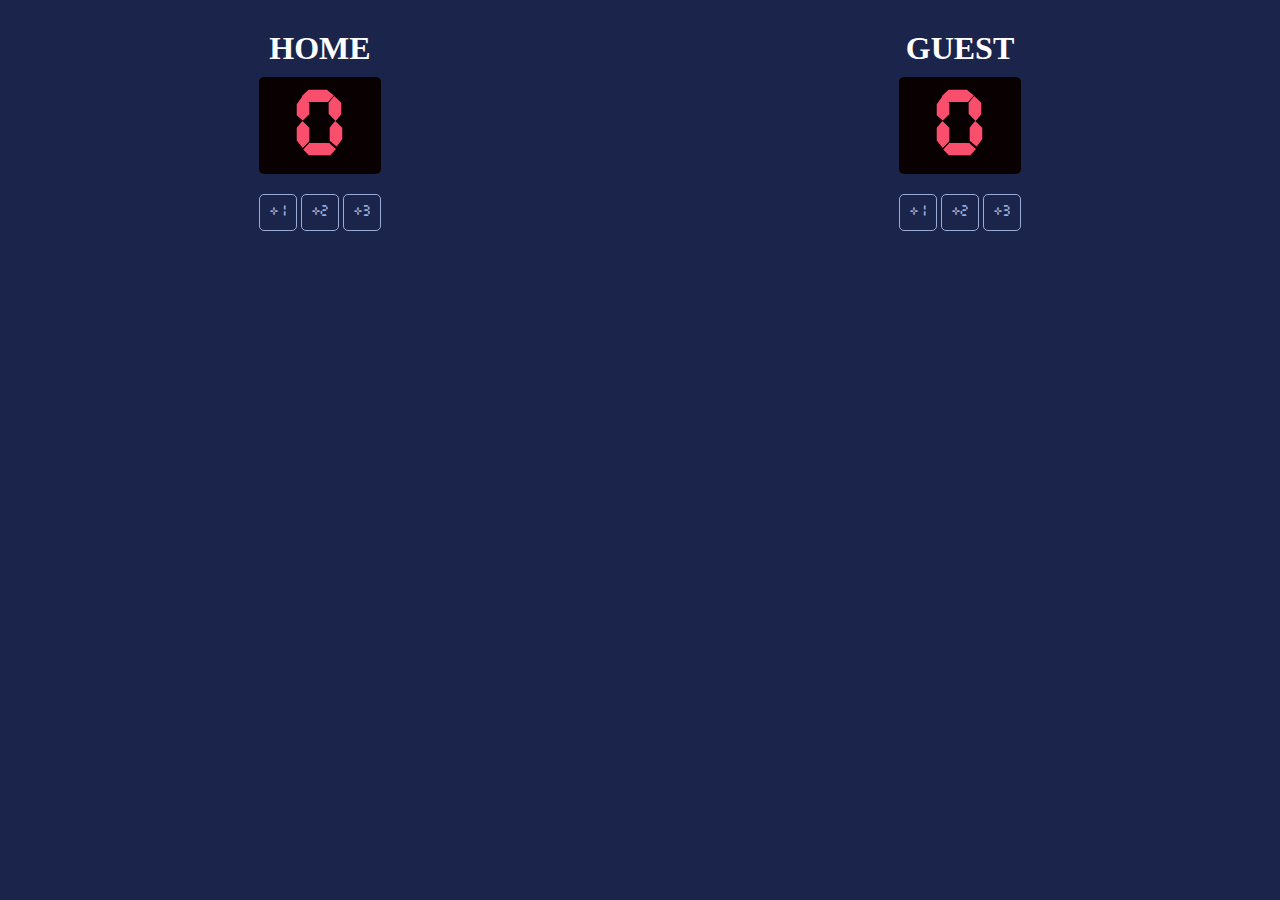
<file: scrimbaCourses/Basketball Scoreboard/index.html>
<html>
    <head>
        <link rel="stylesheet" href="index.css">
    </head>
    <body>
        <div class="container">
            <div>
                <h3>HOME</h3>
                <h1 class="counter" id="homeCounter">0</h1>
                <div class="buttons">
                    <button onclick="addPoints('home',1)">+1</button>
                    <button onclick="addPoints('home',2)">+2</button>
                    <button onclick="addPoints('home',3)">+3</button>
                </div>
            </div>
            <div>
                <h3>GUEST</h3>
                <h1 class="counter" id="guestCounter">0</h1>
                <div class="buttons">
                    <button onclick="addPoints('guest',1)">+1</button>
                    <button onclick="addPoints('guest',2)">+2</button>
                    <button onclick="addPoints('guest',3)">+3</button>
                </div>
            </div>
        </div>
        <script src="index.js"></script>
    </body>
</html>
</file>
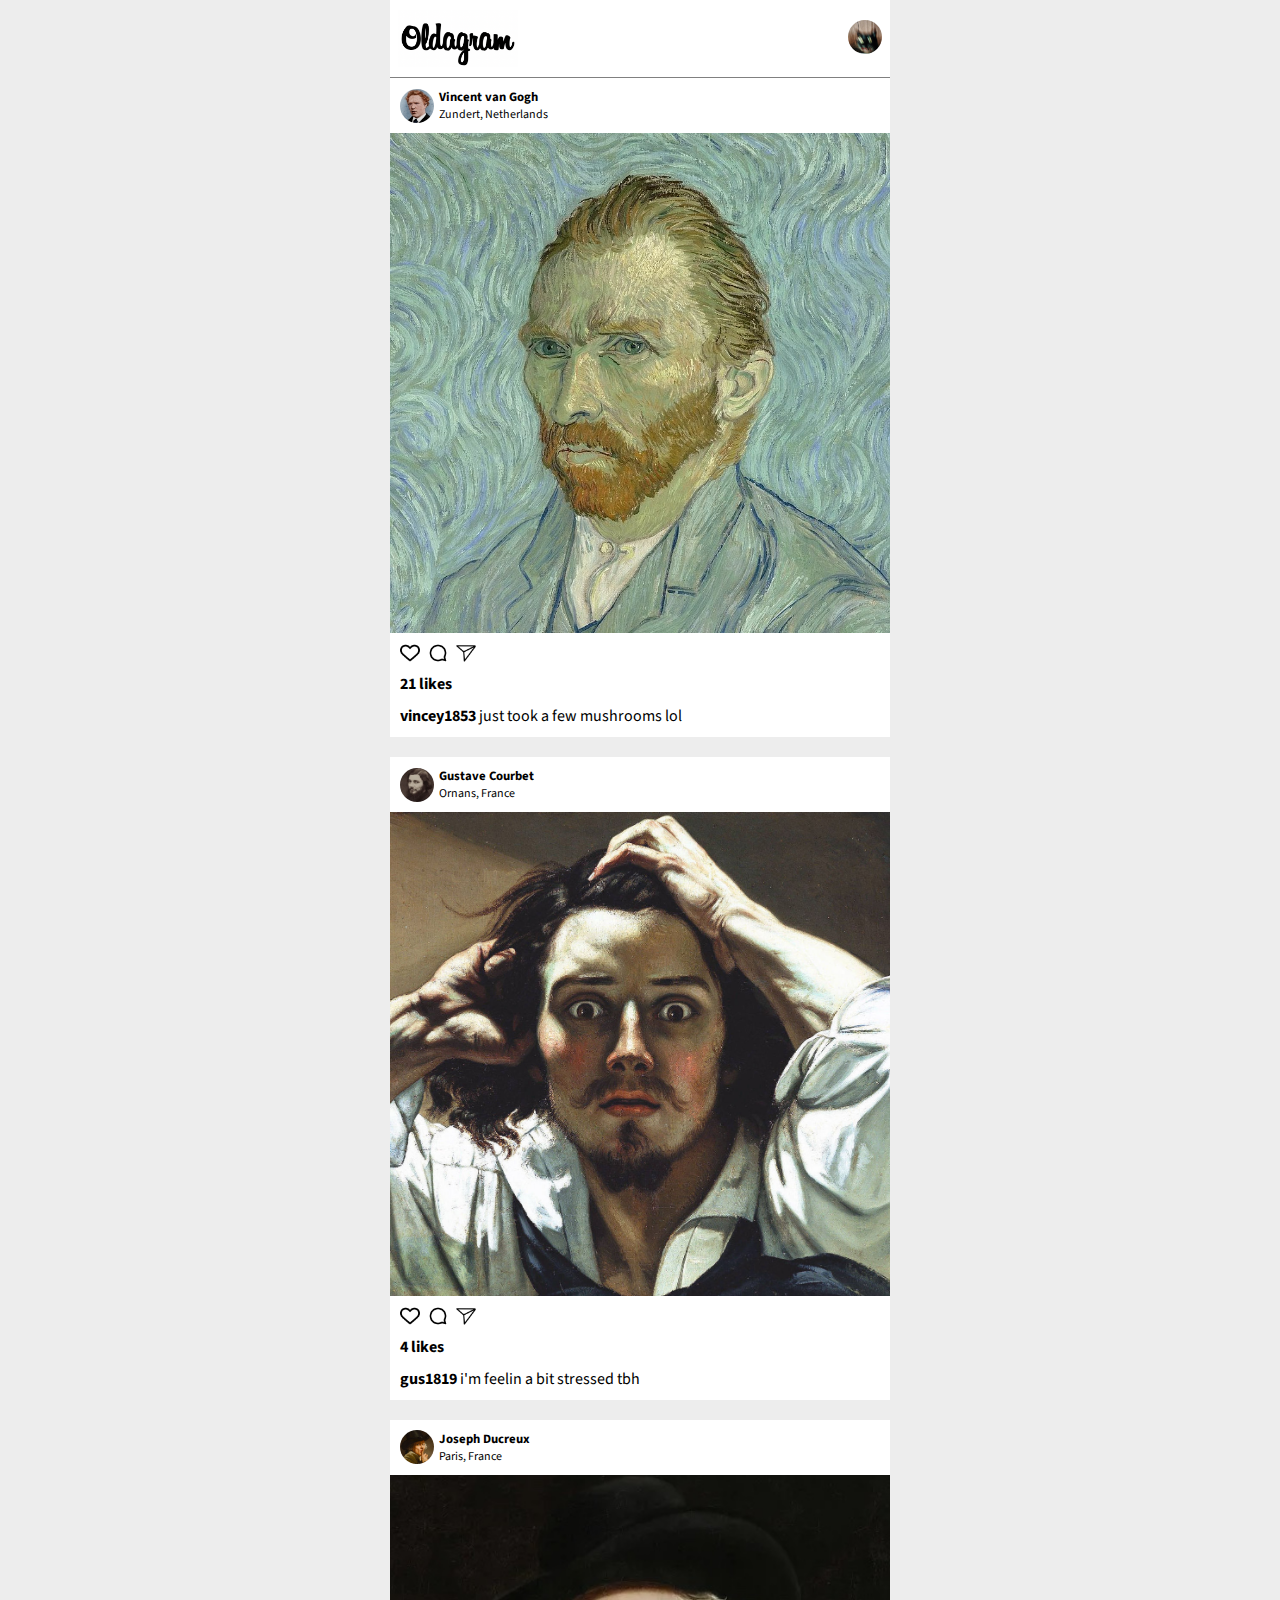
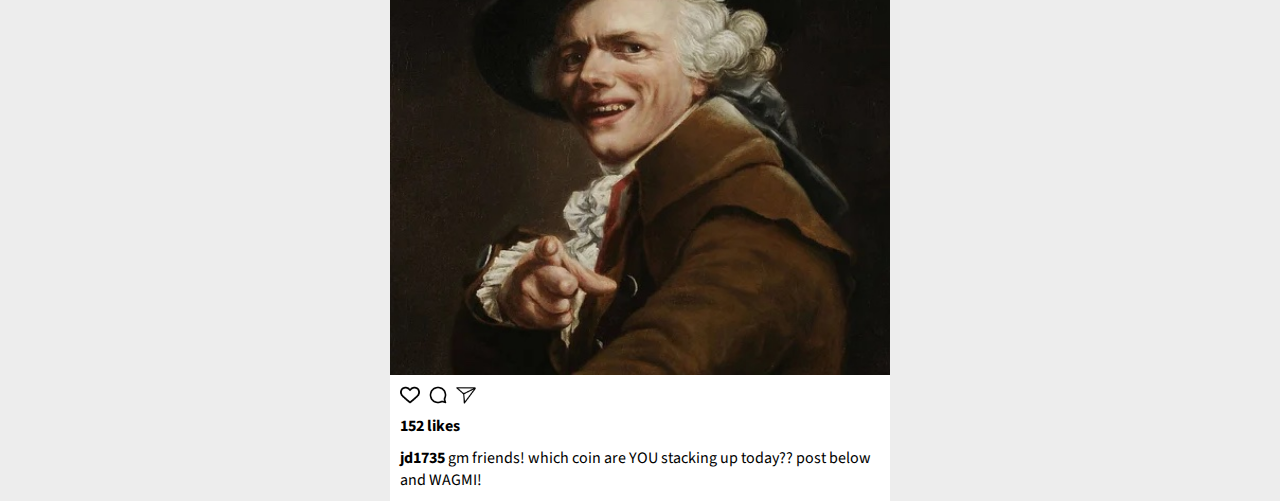
<file: scrimbaCourses/Oldagram/index.html>
<html>
    <head>
        
        <link rel="preconnect" href="https://fonts.googleapis.com">
        <link rel="preconnect" href="https://fonts.gstatic.com" crossorigin>
        <link href="https://fonts.googleapis.com/css2?family=Source+Sans+3:ital,wght@0,200..900;1,200..900&display=swap" rel="stylesheet">
        <meta charset="UTF-8">
        <meta name="viewport" content="width=device-width, initial-scale=1.0">
        <link rel="stylesheet" href="index.css">
    </head>
    <body>
        <header>
            <img class="logo" src="images/logo.png" alt="logo of oldagram">
            <img class="profile-picture" src="images/user-avatar.jpg" alt="user profile picture">            
        </header>
        <main>
           <!--Content added by javascript-->
        </main>
        <script src="index.js"></script>
    </body>
    
</html>
</file>
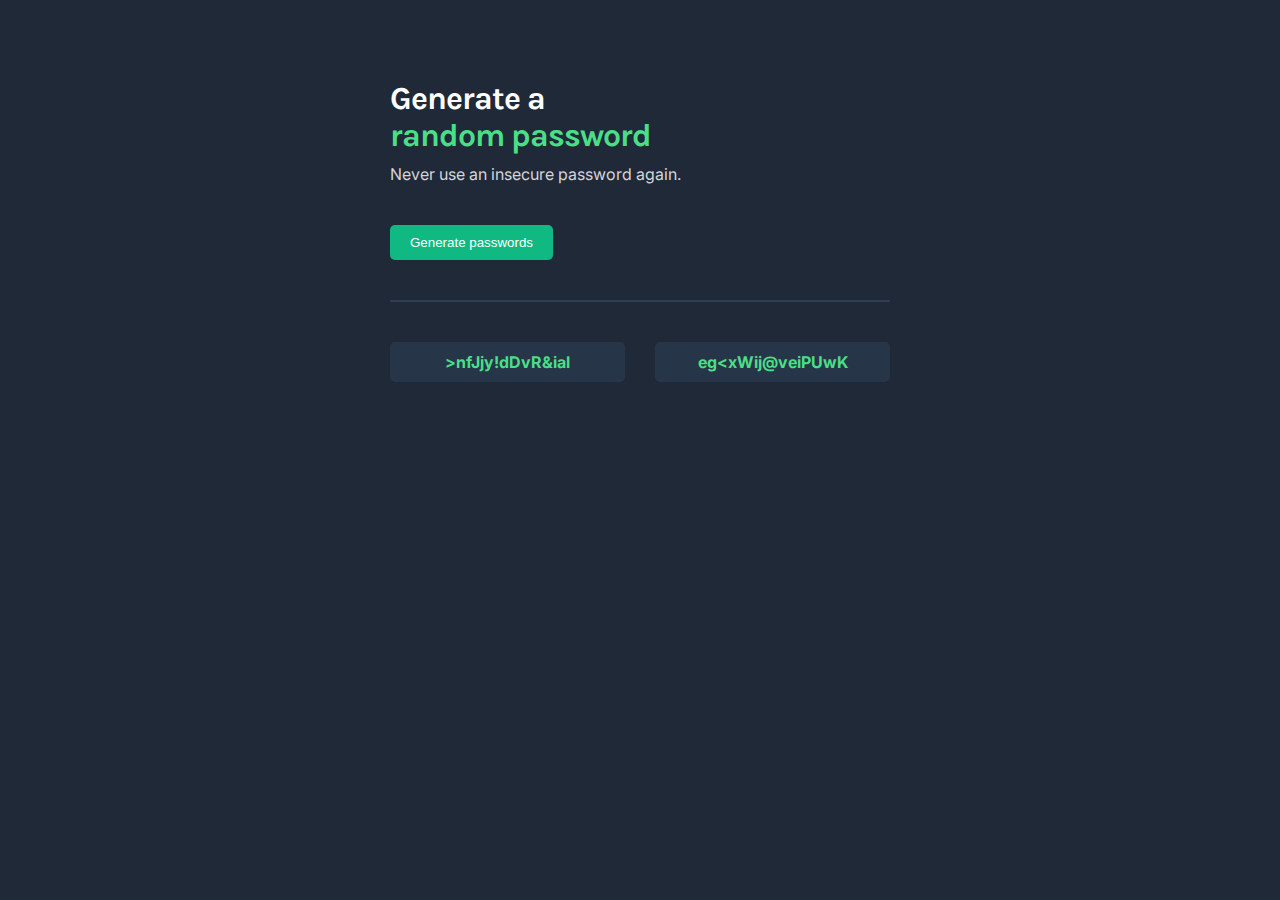
<file: scrimbaCourses/Password Generator/index.html>
<html>
    <head>
        <link rel="preconnect" href="https://fonts.googleapis.com">
        <link rel="preconnect" href="https://fonts.gstatic.com" crossorigin>
        <link href="https://fonts.googleapis.com/css2?family=Inter:ital,opsz,wght@0,14..32,100..900;1,14..32,100..900&family=Karla:ital,wght@0,200..800;1,200..800&display=swap" rel="stylesheet">
        <link href="https://fonts.googleapis.com/css2?family=Inter:ital,opsz,wght@0,14..32,100..900;1,14..32,100..900&display=swap" rel="stylesheet">
        <link rel="stylesheet" href="index.css">
    </head>
    <body>
        <div class="main">
            <h1>Generate a<br><span class="green">random password</span></h1>
            <p id="heading">Never use an insecure password again.</p>
            <button onclick="generatePassword()">Generate passwords</button>
            <div class="divider"></div>
            <div class="password-container">
                <div id="passwordOne" onclick="copy(this)">&gtnfJjy!dDvR&ial</div>
                <div id="passwordTwo" onclick="copy(this)">eg&lt;xWij@veiPUwK</div>
            </div>
        </div>
        <script src="index.js"></script>
    </body>
</html>
</file>
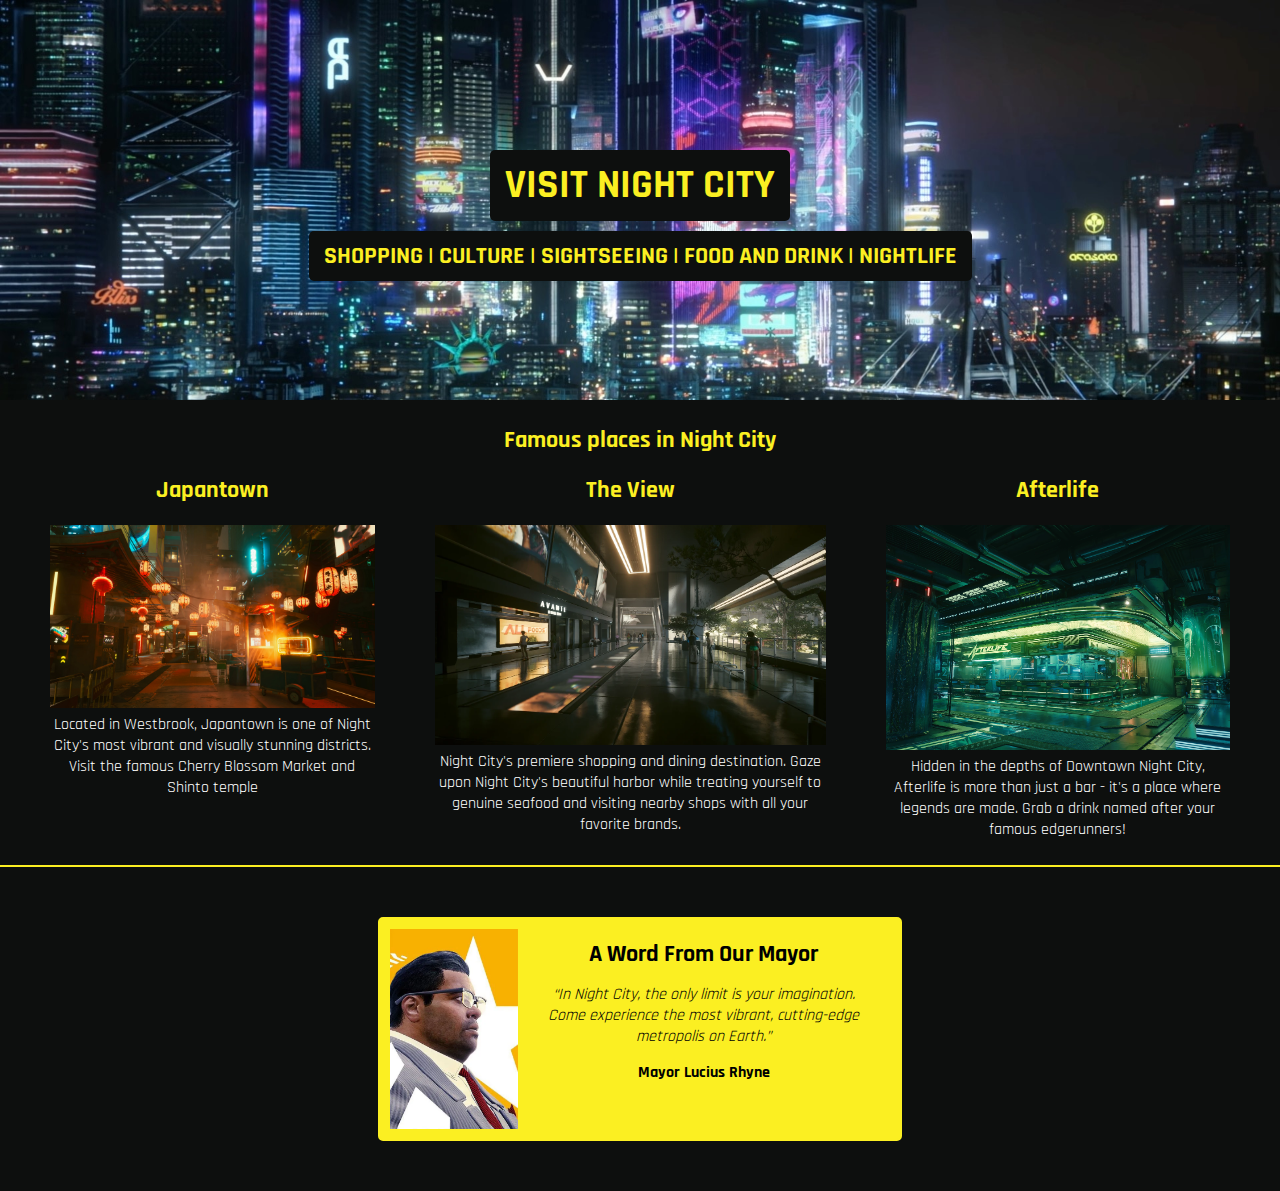
<file: scrimbaCourses/SoloProject1/index.html>
<!DOCTYPE html>
<html lang="en">
    <head>
        <meta charset="UTF-8">
        <meta name="viewport" content="width=device-width, initial-scale=1.0">
        <title>Night City Brochure</title>
        <link href='https://fonts.googleapis.com/css?family=Rajdhani' rel='stylesheet'>
        <link rel="stylesheet" href="styles.css">
    </head>
    <body>
        <div class="hero-section">
            <div id="night-city-image"></div>
            <h1 id="night-city-heading"><strong>VISIT NIGHT CITY</strong></h1>
            <h2 id="night-city-subheading">  <span class="navbar">SHOPPING</span>  | <span class="navbar">CULTURE</span> | SIGHTSEEING | FOOD AND DRINK | NIGHTLIFE</h2>
        </div>
        <div class="activities-section">
            <h2>Famous places in Night City</h2>
            <div class="activities-container">
                <div class="activity-card">
                    <h2>Japantown</h2>
                    <img src="images/japantown.png" alt="Streets of Japantown filled with vibrant lanterns"/>
                    <p>Located in Westbrook, Japantown is one of Night City's most vibrant and visually stunning districts. Visit the famous Cherry Blossom Market and Shinto temple</p>
                </div>
                <div class="activity-card">
                    <h2>The View</h2>
                    <img src="images/the-view.png" alt="The interiors of the View"/>
                    <p>Night City's premiere shopping and dining destination. Gaze upon Night City's beautiful harbor while treating yourself to genuine seafood and visiting nearby shops with all your favorite brands.</p>
                </div>
                <div class="activity-card">
                    <h2>Afterlife</h2>
                    <img src="images/afterlife.png" alt="Afterlife bar covered in neon lights"/>
                    <p>Hidden in the depths of Downtown Night City, Afterlife is more than just a bar - it's a place where legends are made. Grab a drink named after your famous edgerunners!</p>
                </div>
            </div>
        </div>
        <div class="mayor-section">
            <div class="mayor-card">
                <img id="lucius" src="images/lucius.png" alt="Mayor Lucius Rhyne campaign portrait">
                <div id="mayor-notes">
                    <h2>A Word From Our Mayor</h2>
                    <p><em>“In Night City, the only limit is your imagination. Come experience the most vibrant, cutting-edge metropolis on Earth.”</em></p>
                    <p><strong>Mayor Lucius Rhyne</strong></p>
                </div>
            </div>
        </div>

    </body>
</html>
</file>
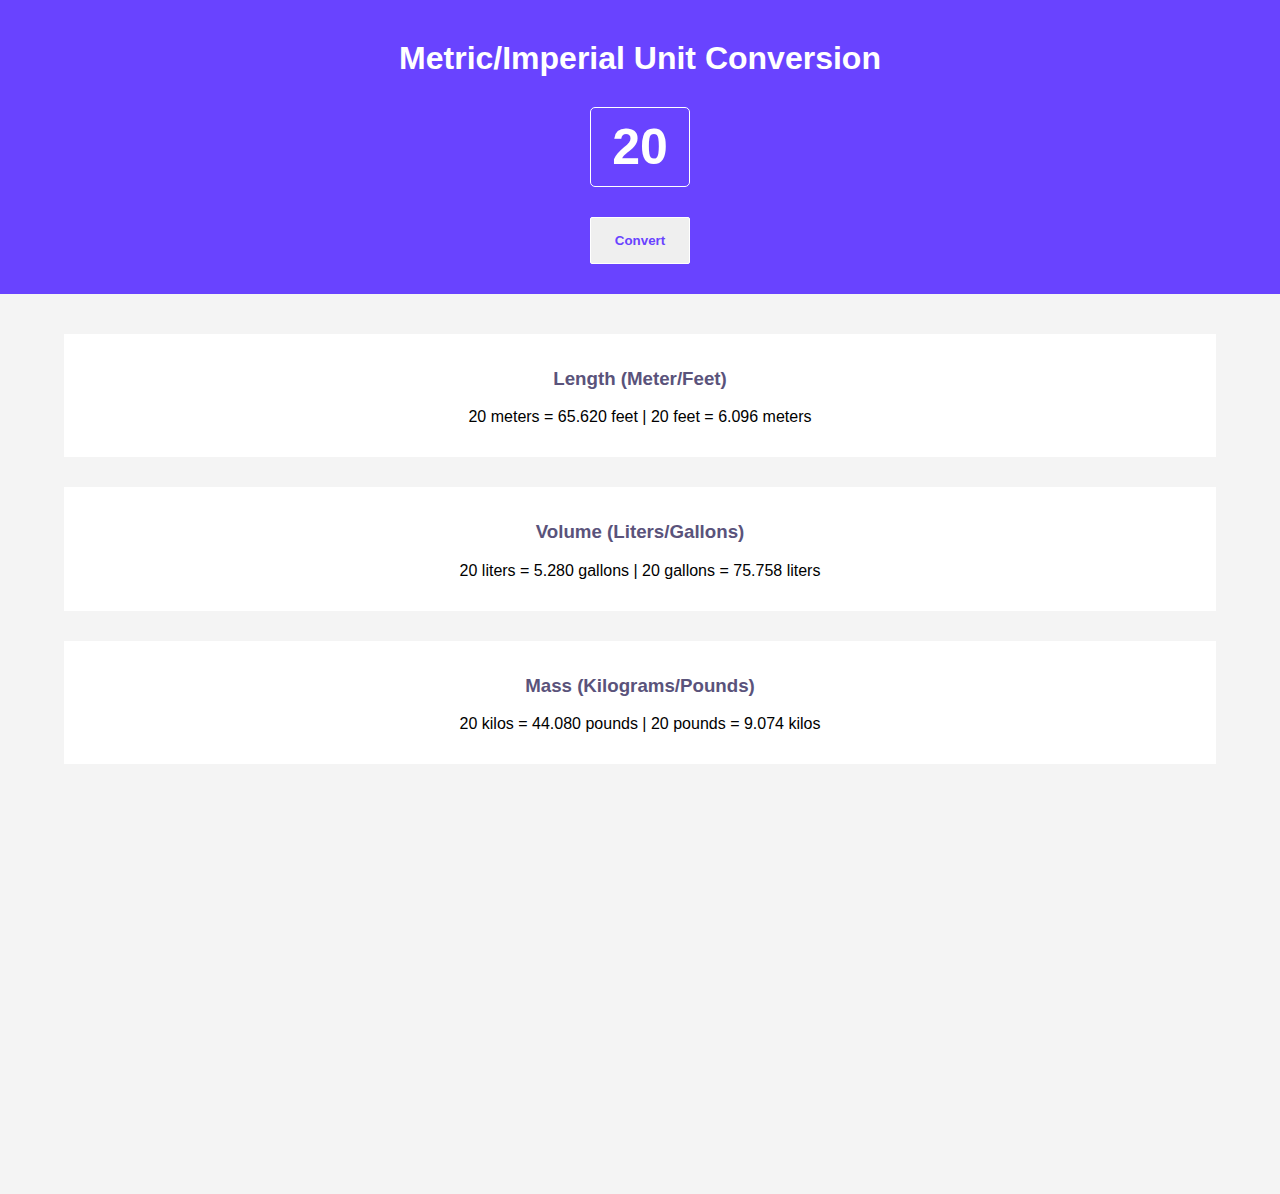
<file: scrimbaCourses/Unit Converter/index.html>
<html>
    <head>
        <link rel="stylesheet" href="index.css">
    </head>
    <body>
        <div class="heading">
            <h1>Metric/Imperial Unit Conversion</h1>
            <input id="input-el" type="number" value=20></input>
            <button id="convert-btn">Convert</button>
        </div>
        <div class="value-container">
            <div>
                <h3>Length (Meter/Feet)</h3>
                <p id="length-p"></p>
            </div>
            <div>
                <h3>Volume (Liters/Gallons)</h3>
                <p id="volume-p"></p> 
            </div>
            <div>
                <h3>Mass (Kilograms/Pounds)</h3>
                <p id="mass-p"></p>
            </div>
        </div>
        <script src="index.js"></script>
    </body>
    
</html>
</file>
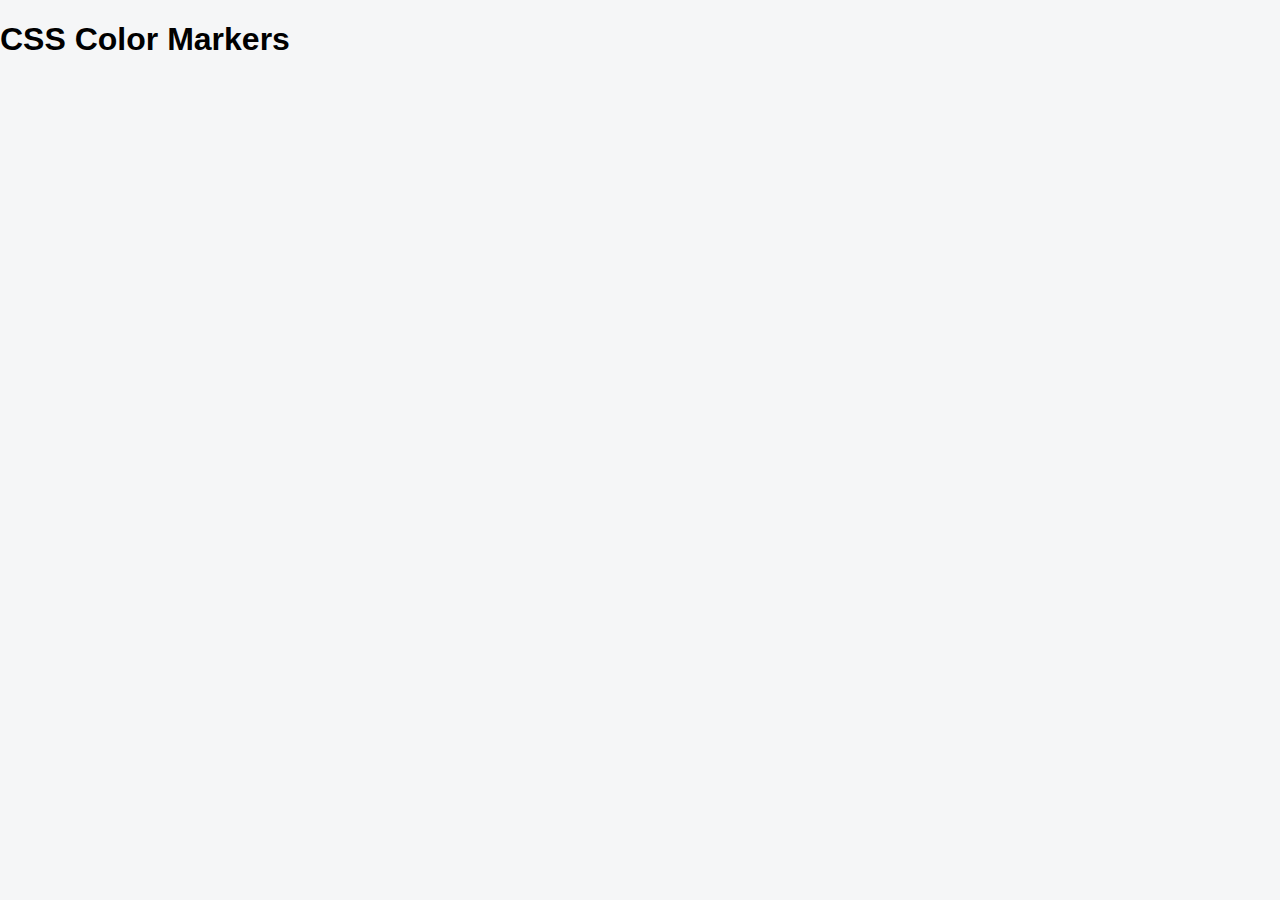
<file: HTML/freecodecamp-03.html>
<!DOCTYPE html>
<html lang="en">
  <head>
    <meta charset="utf-8">
    <meta name="viewport" content="width=device-width, initial-scale=1.0">
    <title>Colored Markers</title>
    <link rel="stylesheet" href="styles.css">
  </head>
  <body>
    <h1>CSS Color Markers</h1>
    <div class="container">
      <div class="marker red">
        <div class="cap"></div>
        <div class="sleeve"></div>
      </div>
      <div class="marker green">
        <div class="cap"></div>
        <div class="sleeve"></div>
      </div>
      <div class="marker blue">
        <div class="cap"></div>
        <div class="sleeve"></div>
      </div>
    </div>
  </body>
</html>
</file>
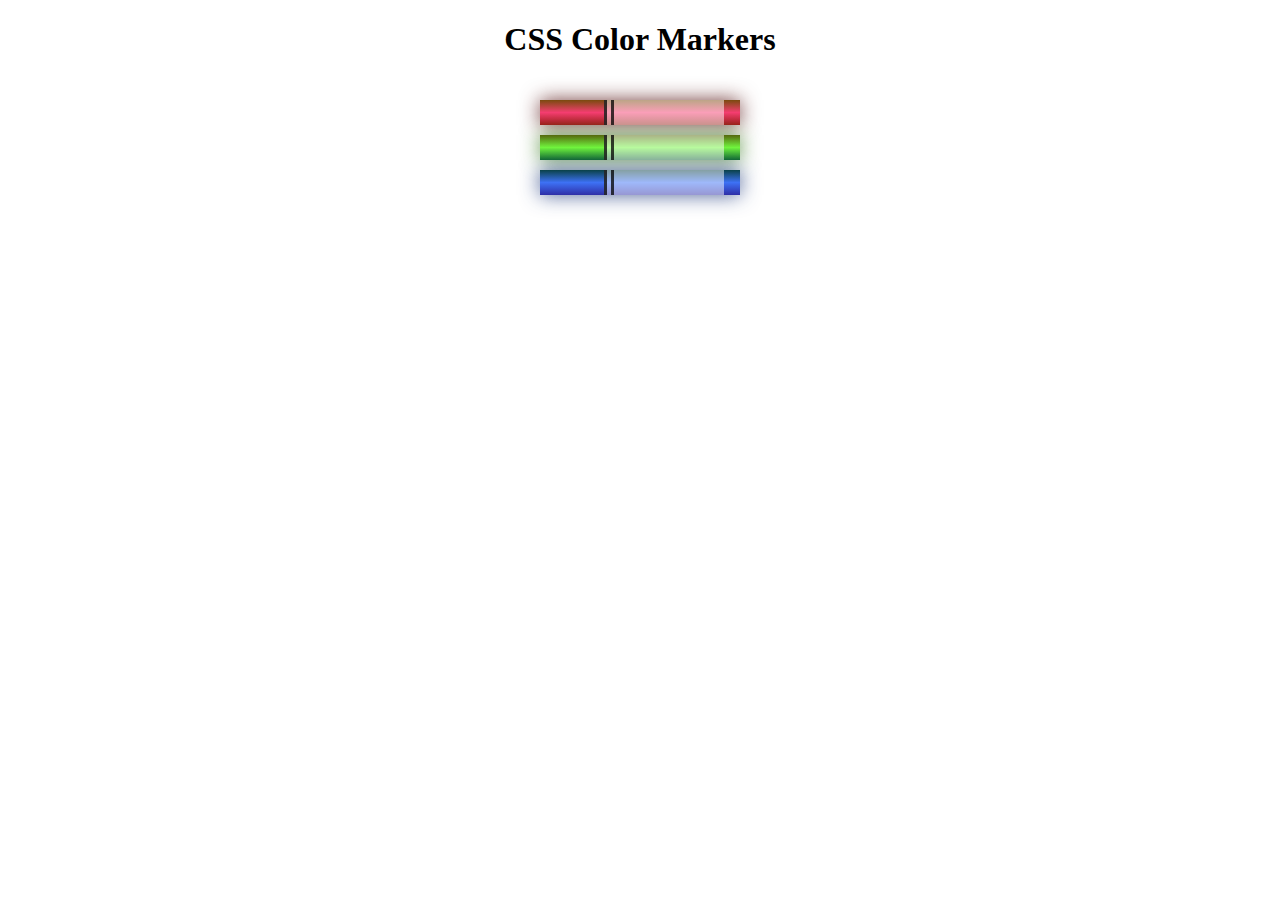
<file: CSS/freecodecamp-03/freecodecamp-03.html>
<!DOCTYPE html>
<html lang="en">
  <head>
    <meta charset="utf-8">
    <meta name="viewport" content="width=device-width, initial-scale=1.0">
    <title>Colored Markers</title>
    <link rel="stylesheet" href="styles.css">
  </head>
  <body>
    <h1>CSS Color Markers</h1>
    <div class="container">
      <div class="marker red">
        <div class="cap"></div>
        <div class="sleeve"></div>
      </div>
      <div class="marker green">
        <div class="cap"></div>
        <div class="sleeve"></div>
      </div>
      <div class="marker blue">
        <div class="cap"></div>
        <div class="sleeve"></div>
      </div>
    </div>
  </body>
</html>
</file>
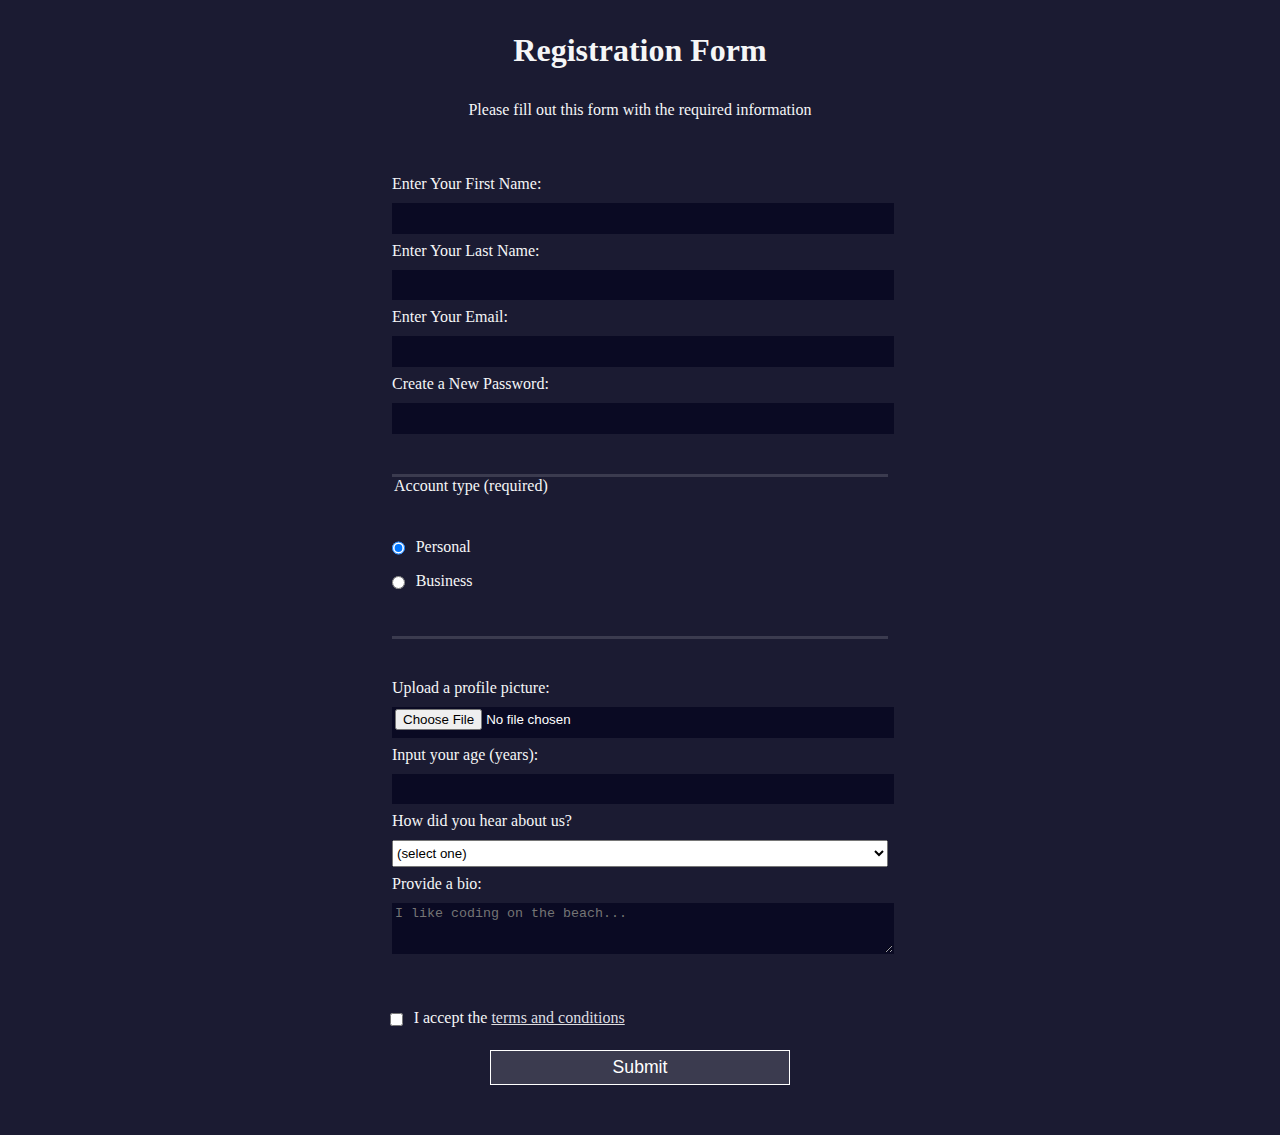
<file: CSS/freecodecamp-04/freecodecamp-04.html>
<!DOCTYPE html>
<html lang="en">

<head>
    <meta charset="UTF-8">
    <title>Registration Form</title>
    <link rel="stylesheet" href="styles.css" />
</head>

<body>
    <h1>Registration Form</h1>
    <p>Please fill out this form with the required information</p>
    <form method="post" action='https://register-demo.freecodecamp.org'>
        <fieldset>
            <label for="first-name">Enter Your First Name: <input id="first-name" name="first-name" type="text"
                    required /></label>
            <label for="last-name">Enter Your Last Name: <input id="last-name" name="last-name" type="text"
                    required /></label>
            <label for="email">Enter Your Email: <input id="email" name="email" type="email" required /></label>
            <label for="new-password">Create a New Password: <input id="new-password" name="new-password"
                    type="password" pattern="[a-z0-5]{8,}" required /></label>
        </fieldset>
        <fieldset>
            <legend>Account type (required)</legend>
            <label for="personal-account"><input id="personal-account" type="radio" name="account-type" class="inline"
                    checked /> Personal</label>
            <label for="business-account"><input id="business-account" type="radio" name="account-type"
                    class="inline" /> Business</label>
        </fieldset>
        <fieldset>
            <label for="profile-picture">Upload a profile picture: <input id="profile-picture" type="file"
                    name="file" /></label>
            <label for="age">Input your age (years): <input id="age" type="number" name="age" min="13"
                    max="120" /></label>
            <label for="referrer">How did you hear about us?
                <select id="referrer" name="referrer">
                    <option value="">(select one)</option>
                    <option value="1">freeCodeCamp News</option>
                    <option value="2">freeCodeCamp YouTube Channel</option>
                    <option value="3">freeCodeCamp Forum</option>
                    <option value="4">Other</option>
                </select>
            </label>
            <label for="bio">Provide a bio:
                <textarea id="bio" name="bio" rows="3" cols="30" placeholder="I like coding on the beach..."></textarea>
            </label>
        </fieldset>
        <label for="terms-and-conditions">
            <input class="inline" id="terms-and-conditions" type="checkbox" required name="terms-and-conditions" /> I
            accept the <a href="https://www.freecodecamp.org/news/terms-of-service/">terms and conditions</a>
        </label>
        <input type="submit" value="Submit" />
    </form>
</body>

</html>
</file>
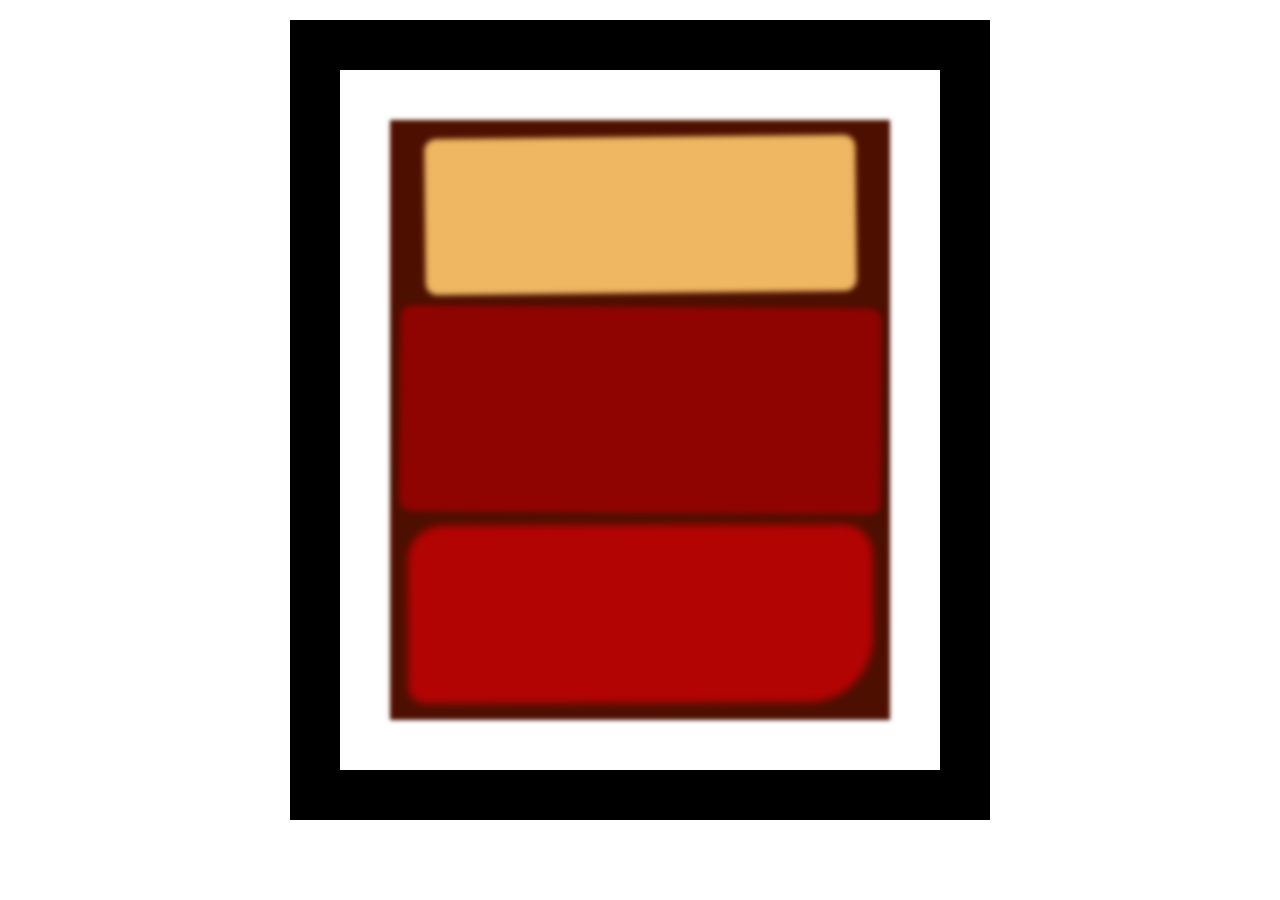
<file: CSS/freecodecamp-05/freecodecamp-05.html>
<!DOCTYPE html>
<html lang="en">
  <head>
    <meta charset="UTF-8">
    <title>Rothko Painting</title>
    <link href="./styles.css" rel="stylesheet">
  </head>
  <body>
    <div class="frame">
      <div class="canvas">
        <div class="one"></div>
        <div class="two"></div>
        <div class="three"></div>
      </div>
    </div>
  </body>
</html>
</file>
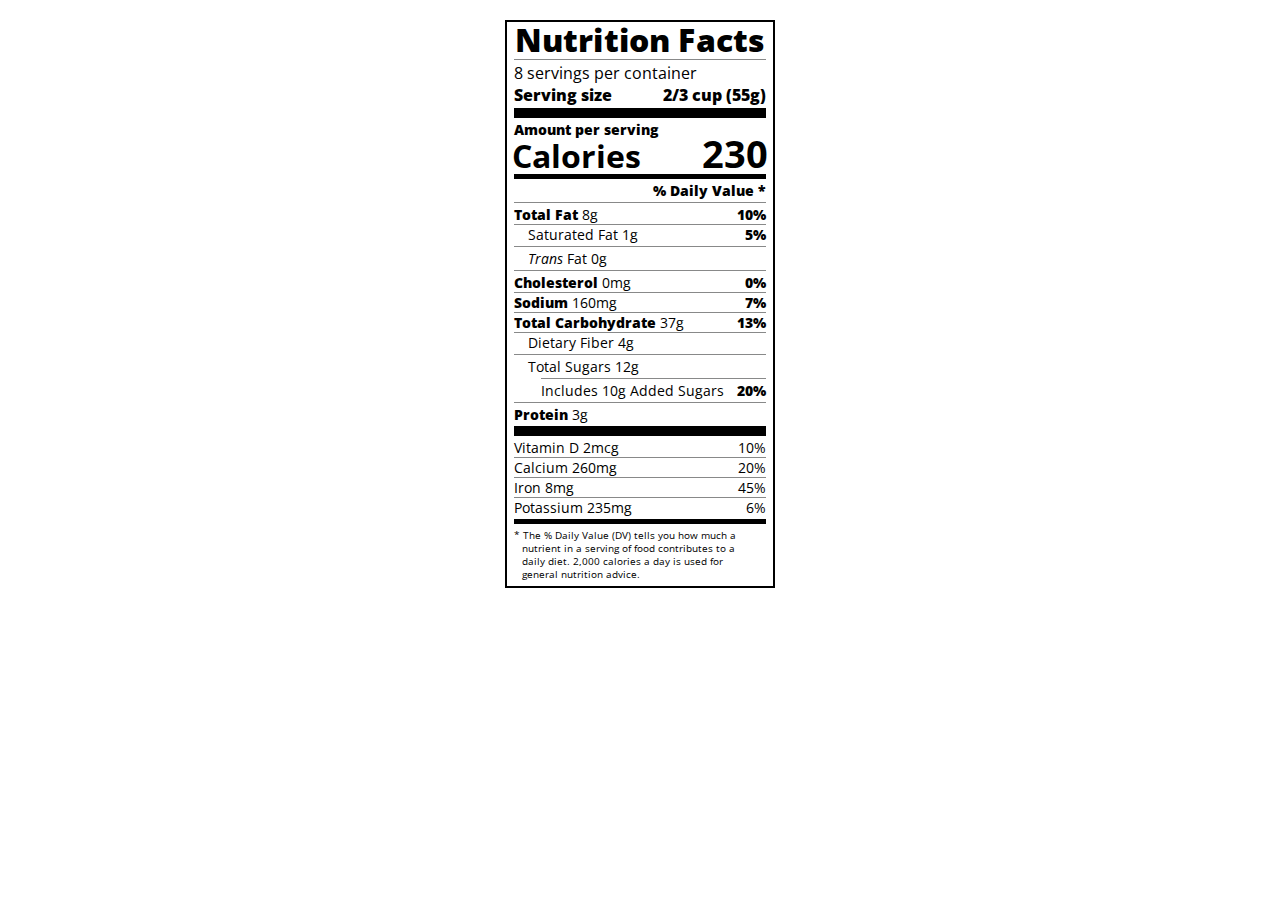
<file: CSS/freecodecamp-07/freecodecamp-07.html>
<!DOCTYPE html>
<html lang="en">

<head>
    <meta charset="UTF-8">
    <title>Nutrition Label</title>
    <link href="https://fonts.googleapis.com/css?family=Open+Sans:400,700,800" rel="stylesheet">
    <link href="./styles.css" rel="stylesheet">
</head>

<body>
    <div class="label">
        <header>
            <h1 class="bold">Nutrition Facts</h1>
            <div class="divider"></div>
            <p>8 servings per container</p>
            <p class="bold">Serving size <span>2/3 cup (55g)</span></p>
        </header>

        <div class="divider large"></div>
        <div class="calories-info">
            <div class="left-container">
                <h2 class="bold small-text">Amount per serving</h2>
                <p>Calories</p>
            </div>
            <span>230</span>
        </div>

        <div class="divider medium"></div>
        <div class="daily-value small-text">
            <p class="bold right no-divider">% Daily Value *</p>
            <div class="divider"></div>
            <p><span><span class="bold">Total Fat</span> 8g</span> <span class="bold">10%</span></p>
            <p class="indent no-divider">Saturated Fat 1g <span class="bold">5%</span></p>
            <div class="divider"></div>
            <p class="indent no-divider"><span><i>Trans</i> Fat 0g</span></p>
            <div class="divider"></div>
            <p><span><span class="bold">Cholesterol</span> 0mg</span> <span class="bold">0%</span></p>
            <p><span><span class="bold">Sodium</span> 160mg</span> <span class="bold">7%</span></p>
            <p><span><span class="bold">Total Carbohydrate</span> 37g</span> <span class="bold">13%</span></p>
            <p class="indent no-divider">Dietary Fiber 4g</p>
            <div class="divider"></div>
            <p class="indent no-divider">Total Sugars 12g</p>
            <div class="divider double-indent"></div>
            <p class="double-indent no-divider">Includes 10g Added Sugars <span class="bold">20%</span></p>
            <div class="divider"></div>
            <p class="no-divider"><span><span class="bold">Protein</span> 3g</span></p>
            <div class="divider large"></div>
            <p>Vitamin D 2mcg <span>10%</span></p>
            <p>Calcium 260mg <span>20%</span></p>
            <p>Iron 8mg <span>45%</span></p>
            <p class="no-divider">Potassium 235mg <span>6%</span></p>
        </div>
        
        <div class="divider medium"></div>
        <p class="note">* The % Daily Value (DV) tells you how much a nutrient in 
            a serving of food contributes to a daily diet. 
            2,000 calories a day is used for general nutrition advice.</p>
    </div>
</body>

</html>
</file>
<file: scrimbaCourses/Basketball Scoreboard/index.css>
body {
    margin: 0;
    background-color: #1B244A;
}

@font-face{
 font-family:'Cursed Timer ULiL';
 src: url('CursedTimerUlil.ttf');
}

h3 {
    font-family: Verdana;
    color: white;
    text-align: center;
    font-size: 2rem;
    margin: 30px 0 10px 0;
}

.container {
    display: flex;
    justify-content: space-around;
}

.counter {
    font-family: Cursed Timer ULiL;
    color: #F94F6D;
    background-color: #080001;
    font-size: 5rem;
    margin: 0 0 20px 0;
    text-align: center;
    padding: 10px 0 0 0;
    border-radius: 5px;
}

button {
    font-family: Cursed Timer ULiL;
    background-color: #1B244A;
    color: #9AABD8;
    border: 1px solid #9AABD8;
    border-radius: 5px;
    padding: 10px;
}

button:hover {
    background-color: #2E3B6D;
    cursor: pointer;
}
</file>
<file: scrimbaCourses/Oldagram/index.css>
html, body {
    margin: 0;
    padding: 0;
    box-sizing: border-box;
    font-family: "Source Sans 3", sans-serif;
}

.logo {
    width: 120px; 
}

.profile-picture {
    border-radius: 50%;
    height: 34px;
}

header {
    display: flex;
    justify-content:space-between;
    padding: 10px 8px;
    border-bottom: 1px solid grey
}

header .profile-picture {
    margin-top: 10px
}

.post-author {
    display: flex;
    justify-content: flex-start;
    align-items: center;
    padding: 10px;
}

.profile-info {
    display: flex;
    flex-direction: column;
    margin-left: 5px;
}

.post-image {
    width: 100%;
    display: block;
}

.name {
    margin: 0;
    font-weight: bold;
    font-size: 0.8rem;
}

.location {
    margin: 0;
    font-size: 0.75rem;
}

.post-reactions {
    display: flex;
    justify-content: flex-start;
    padding: 10px;
    margin-top: 0;

}

.post-reactions img {
    height: 20px;
    padding-right: 8px;
}

.post-likes {
    margin: 0;
    padding-left: 10px;
    font-weight: bold;
}

.post-comments {
    margin: 0; 
    padding: 10px;
}

.username {
    font-weight: bold;
}

.filler {
    height: 20px;
    background-color: #EDEDED;
}

header, .post-author, .profile-info, .post-reactions, .post-likes, .post-comments {
    background-color: white;
}

@media (min-width: 768px) {
    body {
        max-width: 500px;
        margin: 0 auto;
        background-color: #EDEDED;
    }
}
</file>
<file: scrimbaCourses/Password Generator/index.css>
body {
    margin: 0;
    background-color: #1F2937;
    font-family: "Inter", sans-serif;
}

.main {
    width: 500px;
    margin: 80px auto;
}

h1 {
    color: white;
    font-family: "Karla", sans-serif;
    font-weight: bold;
    letter-spacing: -1px;
    margin-bottom: 0;
}

#heading {
    color: #D5D4D8;
    margin-top: 10px;
}

.green {
    color: #4adf86;
}

button {
    color: white;
    background-color: #10b981;
    border: none;
    padding: 10px 20px;
    border-radius: 5px;
    margin-top: 25px; 
}

.divider {
    border: 1px solid #2F3E53;
    margin: 40px 0;
}

.password-container {
    display: flex;
    gap: 30px;
}

#passwordOne, #passwordTwo{
    display: flex;
    justify-content: center;
    align-items: center;
    height: 20px;
    width: 300px;
    color: #4adf86;
    background-color: #273549;
    padding: 10px;
    border-radius: 5px;
    font-weight: bold;
    text-align: center;
}
</file>
<file: scrimbaCourses/SoloProject1/styles.css>
body {
    margin: 0;
    font-family: "Rajdhani";
    background-color: #0d0f0e;
}

h1, h2, h3, p {
    margin: 0;
}

h1 {
    font-size: 2.5rem;
}

.hero-section {
    min-height: 400px;
    display: flex;
    flex-direction: column;
    align-items: center;
    text-align: center;
    background-image: url("images/night-city.png");
    background-size: cover;
    background-position: center;
    color: #fbef22;
}

#night-city-heading {
    margin: 150px 0 10px 0;
    background: #0d0f0e;
    padding: 10px 15px;
    border-radius: 5px;
}

#night-city-subheading {
    background: #0d0f0e;
    padding: 10px 15px;
    border-radius: 5px;
}

.activities-section {
    background-color: #0d0f0e;
    color: white;
    height: auto;
    padding: 25px 50px;
    border-bottom: 2px solid #fbef22;
}

.activities-section h2 {
    padding-bottom: 20px;
    text-align: center;
    color: #fbef22;
}

.activities-container {
    display: flex;
    justify-content: space-between;
    text-align: center;
    gap: 60px;
}

.activities-container img {
    height: auto;
    max-height:225px;
    width: 100%;
    object-fit: cover;
}

.mayor-section {
    background-color: #0d0f0e;;
    padding: 50px;
}

#lucius {
    height: auto;
    max-height: 200px;
}

.mayor-card {
    background-color: #fbef22;
    border: 2px solid #fbef22;
    color: black;
    max-width: 500px;
    border-radius: 5px;
    display: flex;
    justify-content: space-around;
    text-align: center;
    padding: 10px;
    margin: 0 auto;
}

#mayor-notes h2, #mayor-notes p {
    padding: 10px 20px 5px 20px;
}

.navbar:hover {
    color: #29ffff
}
</file>
<file: scrimbaCourses/Unit Converter/index.css>
body {
    margin: 0;
    box-sizing: border-box;
    font-family: Verdana, Geneva, Tahoma, sans-serif
}

.heading {
    display: flex;
    flex-direction: column;
    align-items: center;
    background: #6943FF;   
    padding: 40px 30px 30px 30px;
    text-align: center;
    color: white;
}

input {
    background-color: #6943FF;
    padding: 10px 0px;
    color: white;
    margin: 30px auto;
    border: 1px solid white;
    border-radius: 5px;
    width: 20%;
    max-width: 100px;
    font-size: 50px;
    font-weight: bold;
    text-align: center;
}

/*Hide arrows/spinners*/
input::-webkit-outer-spin-button,
input::-webkit-inner-spin-button {
  -webkit-appearance: none;
  margin: 0;
}

/* Firefox */
input[type=number] {
  -moz-appearance: textfield;
}

#convert-btn {
    border: 1px solid white;
    border-radius: 2px;
    color: #6943FF;
    font-weight: bold;
    text-align: center;
    width: 20%;
    padding: 15px 0; 
    max-width: 100px;
}

h1, h2 {
    margin: 0
}

.value-container {
    background-color: #F4F4F4;
    display: flex;
    flex-direction: column;
    align-items: center;
    text-align: center;
    height: 100%;
}

.value-container div {
    background-color: white;
    margin-bottom: 30px;
    width: 90%;
    padding: 15px 0;
}

.value-container h3 {
    color: #5A537B
}

.value-container div:first-of-type {
    margin-top: 40px;
}
</file>
<file: HTML/styles.css>
* {
    box-sizing: border-box;
}

body {
    margin: 0;
    font-family: sans-serif;
    background: #f5f6f7;
}

.header {
    text-align: center;
    text-transform: uppercase;
    padding: 32px;
    background-color: #0a0a23;
    color: #fff;
    border-bottom: 4px solid #fdb347;
}

.gallery {
    display: flex;
    flex-direction: row;
    flex-wrap: wrap;
    justify-content: center;
    align-items: center;
    gap: 16px;
    max-width: 1400px;
    margin: 0 auto;
    padding: 20px 10px;
}

.gallery img {
    width: 100%;
    max-width: 350px;
    height: 300px;
    object-fit: cover;
    border-radius: 10px;
}

.gallery::after {
    content: "";
    width: 350px;
}
</file>
<file: CSS/freecodecamp-03/styles.css>
h1 {
    text-align: center;
}

.container {
    background-color: rgb(255, 255, 255);
    padding: 10px 0;
}

.marker {
    width: 200px;
    height: 25px;
    margin: 10px auto;
}

.cap {
    width: 60px;
    height: 25px;
}

.sleeve {
    width: 110px;
    height: 25px;
    background-color: rgba(255, 255, 255, 0.5);
    border-left: 10px double rgba(0, 0, 0, 0.75);
}

.cap,
.sleeve {
    display: inline-block;
}

.red {
    background: linear-gradient(rgb(122, 74, 14), rgb(245, 62, 113), rgb(162, 27, 27));
    box-shadow: 0 0 20px 0 rgba(83, 14, 14, 0.8);
}

.green {
    background: linear-gradient(#55680D, #71F53E, #116C31);
    box-shadow: 0 0 20px 0 #3B7E20CC;
}

.blue {
    background: linear-gradient(hsl(186, 76%, 16%), hsl(223, 90%, 60%), hsl(240, 56%, 42%));
    box-shadow: 0 0 20px 0 hsl(223, 59%, 31%, 0.8);
}
</file>
<file: CSS/freecodecamp-04/styles.css>
body {
    width: 100%;
    height: 100vh;
    margin: 0;
    background-color: #1b1b32;
    color: #f5f6f7;
    font-family: Tahoma;
    font-size: 16px;
}

h1,
p {
    margin: 1em auto;
    text-align: center;
}

form {
    width: 60vw;
    max-width: 500px;
    min-width: 300px;
    margin: 0 auto;
    padding-bottom: 2em;
}

fieldset {
    border: none;
    padding: 2rem 0;
    border-bottom: 3px solid #3b3b4f;
}

fieldset:last-of-type {
    border-bottom: none;
}

label {
    display: block;
    margin: 0.5rem 0;
}

input,
textarea,
select {
    margin: 10px 0 0 0;
    width: 100%;
    min-height: 2em;
}

input,
textarea {
    background-color: #0a0a23;
    border: 1px solid #0a0a23;
    color: #ffffff;
}

.inline {
    width: unset;
    margin: 0 0.5em 0 0;
    vertical-align: middle;
}

input[type="submit"] {
    display: block;
    width: 60%;
    margin: 1em auto;
    height: 2em;
    font-size: 1.1rem;
    background-color: #3b3b4f;
    border-color: white;
    min-width: 300px;
}

input[type="file"] {
    padding: 1px 2px;
}

input .inline {
    display: inline;
}

a {
    color: #dfdfe2;
}
</file>
<file: CSS/freecodecamp-05/styles.css>
.canvas {
    width: 500px;
    height: 600px;
    background-color: #4d0f00;
    overflow: hidden;
    filter: blur(2px);
}

.frame {
    border: 50px solid black;
    width: 500px;
    padding: 50px;
    margin: 20px auto;
}

.one {
    width: 425px;
    height: 150px;
    background-color: #efb762;
    margin: 20px auto;
    box-shadow: 0 0 3px 3px #efb762;
    border-radius: 9px;
    transform: rotate(-0.6deg);
}

.two {
    width: 475px;
    height: 200px;
    background-color: #8f0401;
    margin: 0 auto 20px;
    box-shadow: 0 0 3px 3px #8f0401;
    border-radius: 8px 10px;
    transform: rotate(0.4deg);
}

.one,
.two {
    filter: blur(1px);
}

.three {
    width: 91%;
    height: 28%;
    background-color: #b20403;
    margin: auto;
    filter: blur(2px);
    box-shadow: 0 0 5px 5px #b20403;
    border-radius: 30px 25px 60px 12px;
    transform: rotate(-0.2deg)
}
</file>
<file: CSS/freecodecamp-07/styles.css>
* {
    box-sizing: border-box;
}

html {
    font-size: 16px;
}

body {
    font-family: 'Open Sans', sans-serif;
}

.label {
    border: 2px solid black;
    width: 270px;
    margin: 20px auto;
    padding: 0 7px;
}

header h1 {
    text-align: center;
    margin: -4px 0;
    letter-spacing: 0.15px
}

p {
    margin: 0;
    display: flex;
    justify-content: space-between;
}

.divider {
    border-bottom: 1px solid #888989;
    margin: 2px 0;
}

.bold {
    font-weight: 800;
}

.large {
    height: 10px;
}

.large,
.medium {
    background-color: black;
    border: 0;
}

.medium {
    height: 5px;
}

.small-text {
    font-size: 0.85rem;
}


.calories-info {
    display: flex;
    justify-content: space-between;
    align-items: flex-end;
}

.calories-info h2 {
    margin: 0;
}

.left-container p {
    margin: -5px -2px;
    font-size: 2em;
    font-weight: 700;
}

.calories-info span {
    margin: -7px -2px;
    font-size: 2.4em;
    font-weight: 700;
}

.right {
    justify-content: flex-end;
}

.indent {
    margin-left: 1em;
}

.double-indent {
    margin-left: 2em;
}

.daily-value p:not(.no-divider) {
    border-bottom: 1px solid #888989;
}

.note {
    font-size: 0.6rem;
    margin: 5px 0;
    padding: 0 8px;
    text-indent: -8px;
}
</file>
